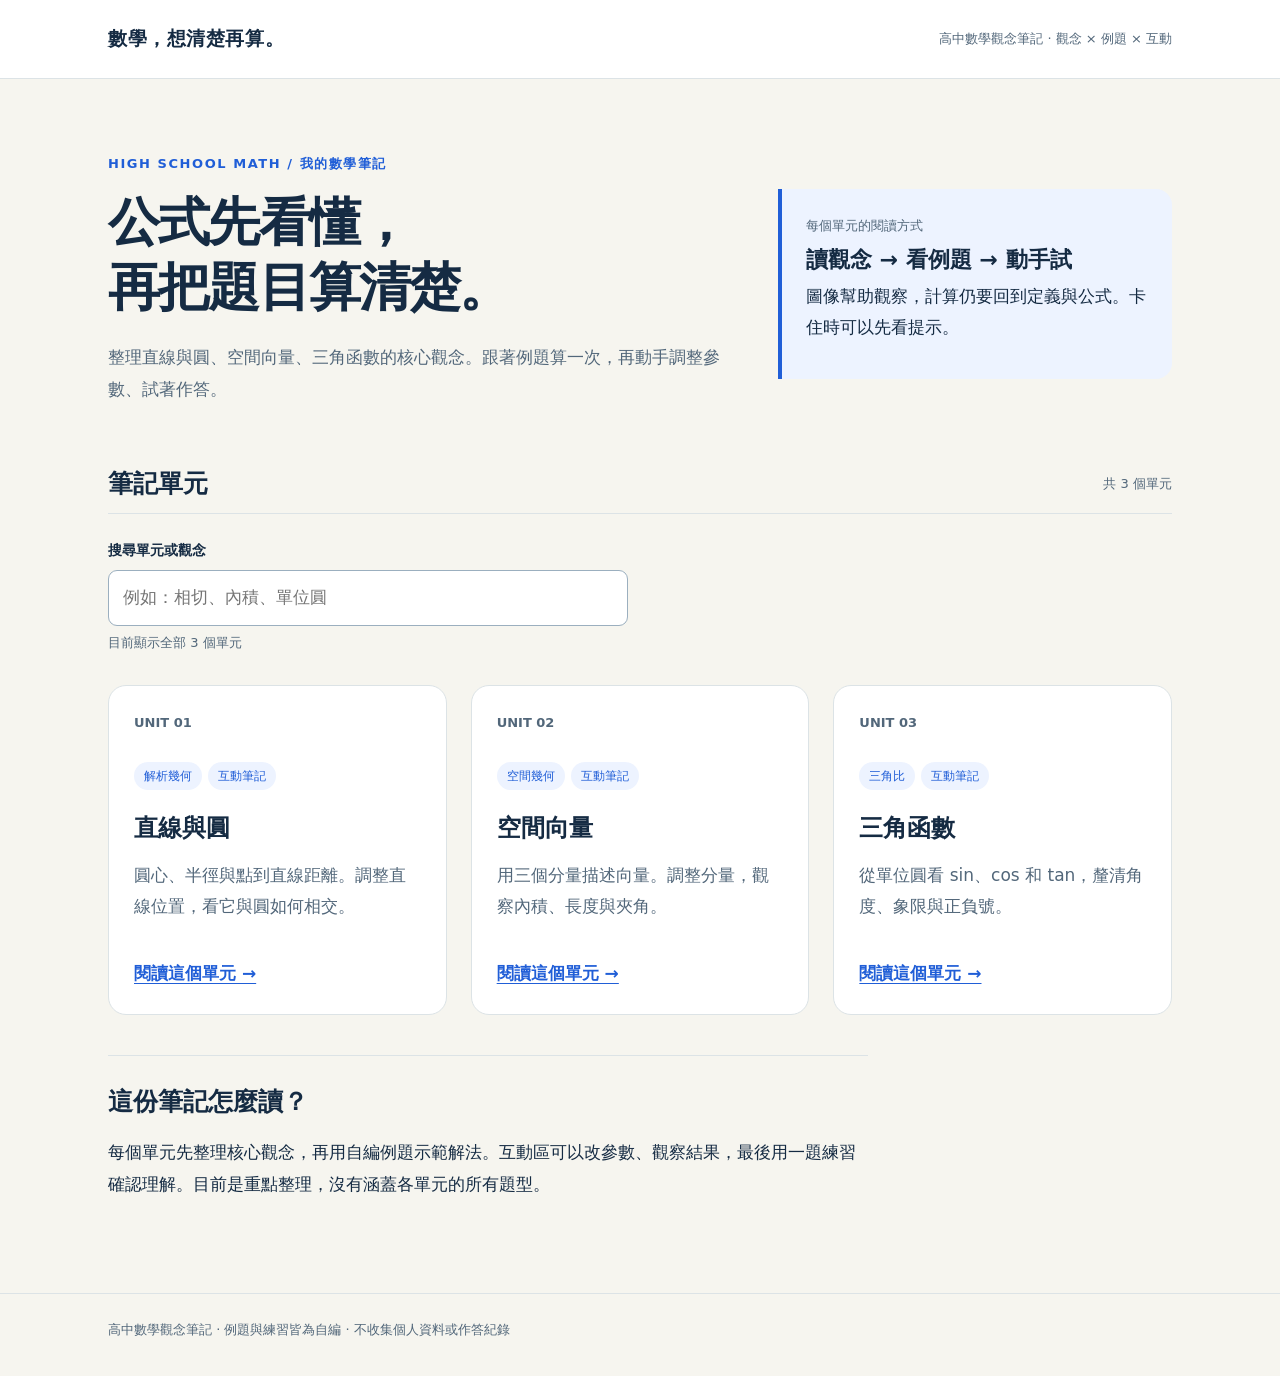
<file: index.html>
<!doctype html><html lang="zh-Hant"><head><meta charset="utf-8"><meta name="viewport" content="width=device-width, initial-scale=1"><meta name="description" content="高中數學觀念筆記：直線與圓、空間向量、三角函數。閱讀例題、操作圖像與練習作答。"><title>首頁｜高中數學觀念筆記</title><link rel="stylesheet" href="./assets/style.css"><script defer src="./assets/script.js"></script></head><body><a class="skip" href="#main">跳至主要內容</a><header class="topbar"><div class="wrap"><a class="brand" href="./index.html">數學，想清楚再算。</a><span class="small">高中數學觀念筆記 · 觀念 × 例題 × 互動</span></div></header><main id="main" class="wrap"><div class="hero"><div><span class="eyebrow">HIGH SCHOOL MATH / 我的數學筆記</span><h1>公式先看懂，<br>再把題目算清楚。</h1><p class="lead">整理直線與圓、空間向量、三角函數的核心觀念。跟著例題算一次，再動手調整參數、試著作答。</p></div><aside class="hero-note"><span class="small">每個單元的閱讀方式</span><strong>讀觀念 → 看例題 → 動手試</strong><p>圖像幫助觀察，計算仍要回到定義與公式。卡住時可以先看提示。</p></aside></div><section aria-labelledby="units-title"><div class="section-line"><h2 id="units-title">筆記單元</h2><span class="small">共 3 個單元</span></div><div class="search"><label for="lesson-search">搜尋單元或觀念</label><input id="lesson-search" type="search" placeholder="例如：相切、內積、單位圓"><span class="small" id="search-status" role="status">目前顯示全部 3 個單元</span></div><div class="cards"><article class="card" data-search="直線與圓 圓心 半徑 相切 相交 相離 距離 配方"><div class="card-number">UNIT 01</div><div><span class="pill">解析幾何</span><span class="pill">互動筆記</span></div><h3>直線與圓</h3><p>圓心、半徑與點到直線距離。調整直線位置，看它與圓如何相交。</p><a href="./lessons/lines-and-circles.html">閱讀這個單元 →</a></article><article class="card" data-search="空間向量 內積 長度 夾角 零向量"><div class="card-number">UNIT 02</div><div><span class="pill">空間幾何</span><span class="pill">互動筆記</span></div><h3>空間向量</h3><p>用三個分量描述向量。調整分量，觀察內積、長度與夾角。</p><a href="./lessons/spatial-vectors.html">閱讀這個單元 →</a></article><article class="card" data-search="三角函數 單位圓 角度 弧度 象限 正弦 餘弦 正切 sin cos tan"><div class="card-number">UNIT 03</div><div><span class="pill">三角比</span><span class="pill">互動筆記</span></div><h3>三角函數</h3><p>從單位圓看 sin、cos 和 tan，釐清角度、象限與正負號。</p><a href="./lessons/trigonometry.html">閱讀這個單元 →</a></article></div><p id="empty" hidden>目前沒有符合的單元，換個關鍵字試試看。</p></section><section class="about"><h2>這份筆記怎麼讀？</h2><p>每個單元先整理核心觀念，再用自編例題示範解法。互動區可以改參數、觀察結果，最後用一題練習確認理解。目前是重點整理，沒有涵蓋各單元的所有題型。</p><noscript>搜尋、判答與動態圖像需要 JavaScript；未啟用時仍可閱讀文字、例題、提示與詳解。</noscript></section></main><footer><div class="wrap">高中數學觀念筆記 · 例題與練習皆為自編 · 不收集個人資料或作答紀錄</div></footer></body></html>
</file>
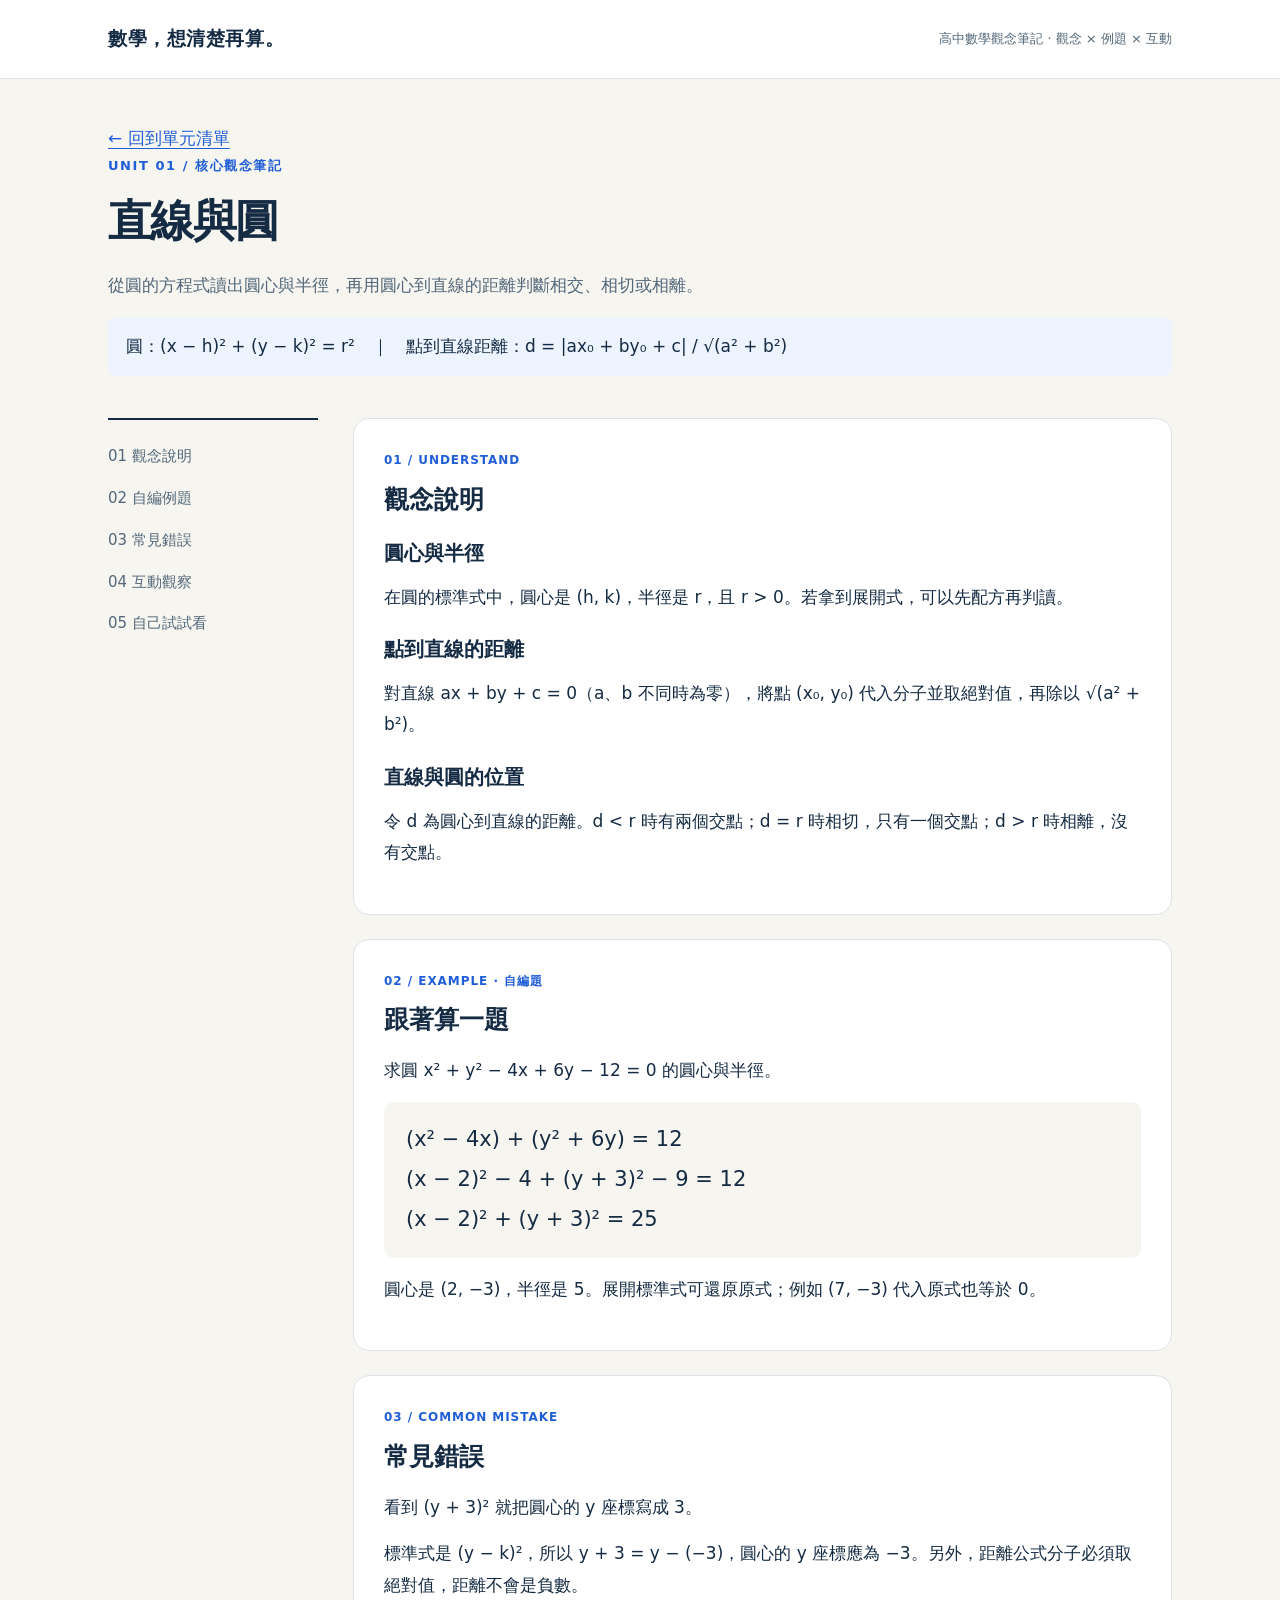
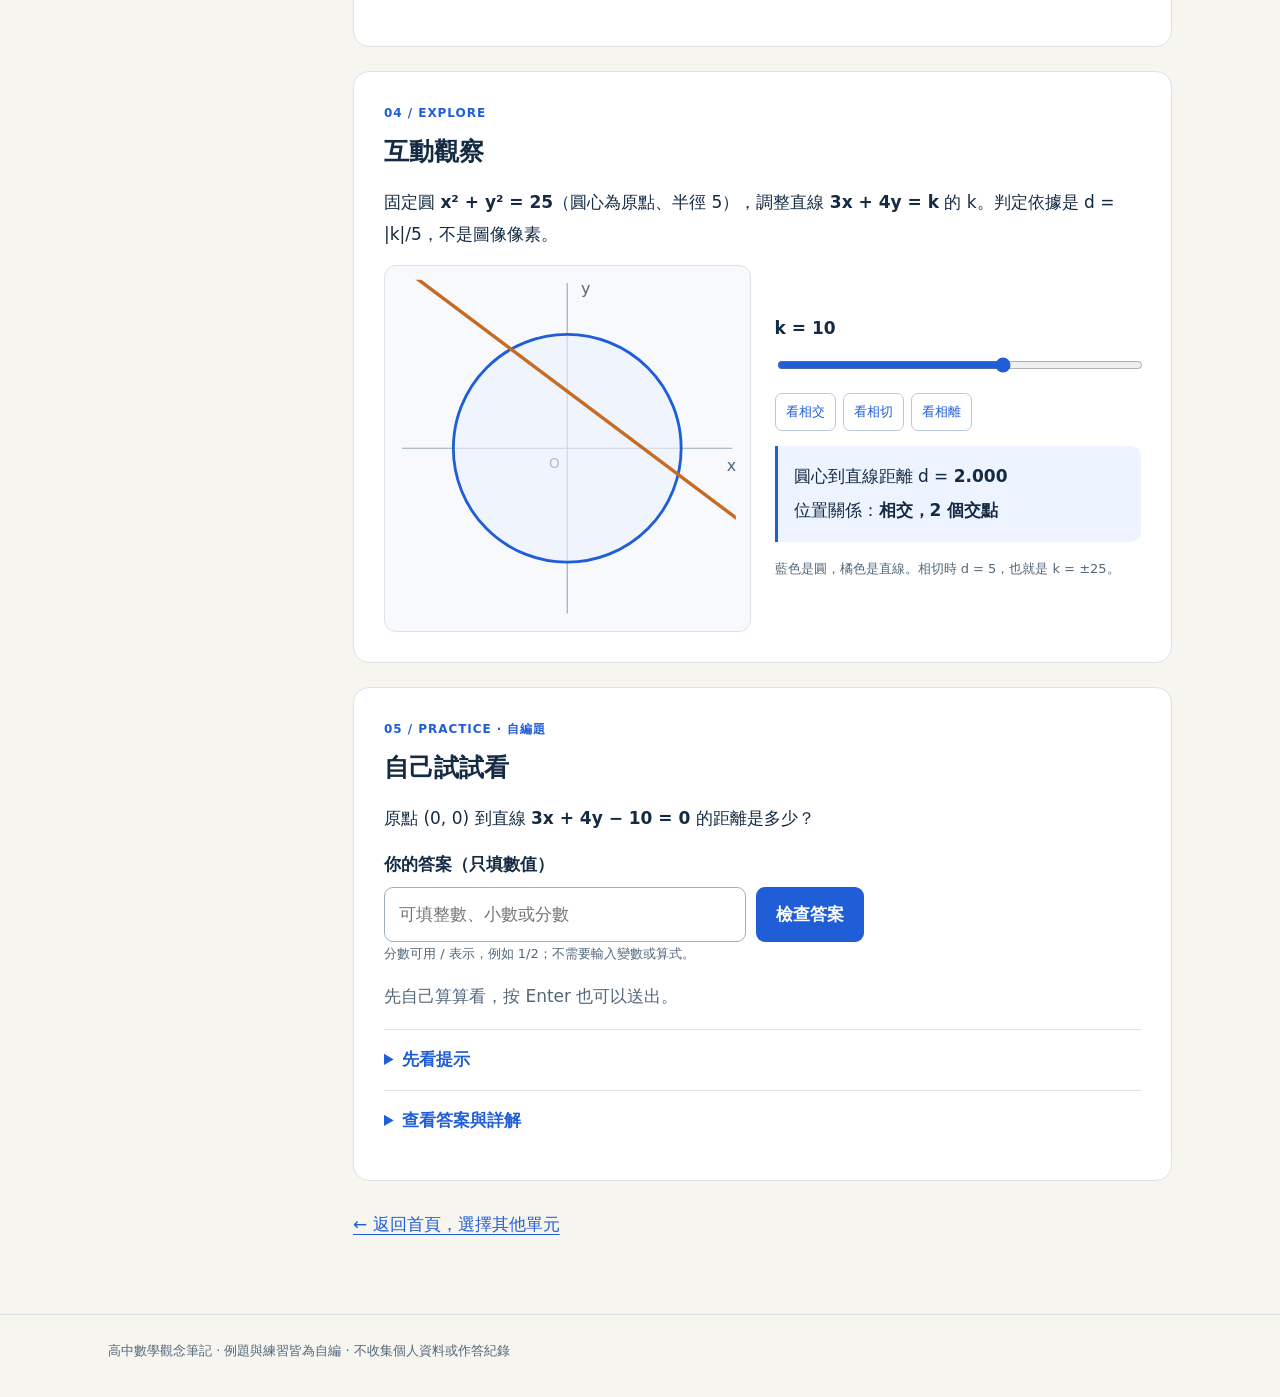
<file: lessons/lines-and-circles.html>
<!doctype html><html lang="zh-Hant"><head><meta charset="utf-8"><meta name="viewport" content="width=device-width, initial-scale=1"><meta name="description" content="高中數學觀念筆記：直線與圓、空間向量、三角函數。閱讀例題、操作圖像與練習作答。"><title>直線與圓｜高中數學觀念筆記</title><link rel="stylesheet" href="../assets/style.css"><script defer src="../assets/script.js"></script></head><body><a class="skip" href="#main">跳至主要內容</a><header class="topbar"><div class="wrap"><a class="brand" href="../index.html">數學，想清楚再算。</a><span class="small">高中數學觀念筆記 · 觀念 × 例題 × 互動</span></div></header><main id="main" class="wrap"><div class="lesson-hero"><a href="../index.html">← 回到單元清單</a><p class="eyebrow">UNIT 01 / 核心觀念筆記</p><h1>直線與圓</h1><p class="lead">從圓的方程式讀出圓心與半徑，再用圓心到直線的距離判斷相交、相切或相離。</p><div class="formula">圓：(x − h)² + (y − k)² = r²　｜　點到直線距離：d = |ax₀ + by₀ + c| / √(a² + b²)</div></div><div class="lesson-grid"><nav class="toc" aria-label="單元導覽"><a href="#concept">01 觀念說明</a><a href="#example">02 自編例題</a><a href="#mistake">03 常見錯誤</a><a href="#observe">04 互動觀察</a><a href="#practice">05 自己試試看</a></nav><div class="lesson-content"><section id="concept"><span class="section-tag">01 / UNDERSTAND</span><h2>觀念說明</h2><h3>圓心與半徑</h3><p>在圓的標準式中，圓心是 (h, k)，半徑是 r，且 r &gt; 0。若拿到展開式，可以先配方再判讀。</p><h3>點到直線的距離</h3><p>對直線 ax + by + c = 0（a、b 不同時為零），將點 (x₀, y₀) 代入分子並取絕對值，再除以 √(a² + b²)。</p><h3>直線與圓的位置</h3><p>令 d 為圓心到直線的距離。d &lt; r 時有兩個交點；d = r 時相切，只有一個交點；d &gt; r 時相離，沒有交點。</p></section><section id="example"><span class="section-tag">02 / EXAMPLE · 自編題</span><h2>跟著算一題</h2><p>求圓 x² + y² − 4x + 6y − 12 = 0 的圓心與半徑。</p><div class="math"><p>(x² − 4x) + (y² + 6y) = 12</p><p>(x − 2)² − 4 + (y + 3)² − 9 = 12</p><p>(x − 2)² + (y + 3)² = 25</p></div><p>圓心是 (2, −3)，半徑是 5。展開標準式可還原原式；例如 (7, −3) 代入原式也等於 0。</p></section><section id="mistake"><span class="section-tag">03 / COMMON MISTAKE</span><h2>常見錯誤</h2><p>看到 (y + 3)² 就把圓心的 y 座標寫成 3。</p><p>標準式是 (y − k)²，所以 y + 3 = y − (−3)，圓心的 y 座標應為 −3。另外，距離公式分子必須取絕對值，距離不會是負數。</p></section><section id="observe"><span class="section-tag">04 / EXPLORE</span><h2>互動觀察</h2><p>固定圓 <strong>x² + y² = 25</strong>（圓心為原點、半徑 5），調整直線 <strong>3x + 4y = k</strong> 的 k。判定依據是 d = |k|/5，不是圖像像素。</p><div class="widget"><svg id="circle-graph" viewBox="0 0 320 320" role="img" aria-label="圓與直線的位置關係"><defs><clipPath id="graph-clip"><rect x="12" y="12" width="296" height="296"/></clipPath></defs><line x1="15" y1="160" x2="305" y2="160" stroke="#9aabba"/><line x1="160" y1="15" x2="160" y2="305" stroke="#9aabba"/><text x="300" y="180" fill="#52677a" font-size="14">x</text><text x="172" y="25" fill="#52677a" font-size="14">y</text><text x="144" y="177" fill="#52677a" font-size="12">O</text><circle cx="160" cy="160" r="100" fill="#edf3ff" fill-opacity="0.6" stroke="#205ed7" stroke-width="2.5"/><line id="moving-line" x1="0" y1="-10" x2="320" y2="230" stroke="#c76b23" stroke-width="3" clip-path="url(#graph-clip)"/></svg><div class="controls"><label for="line-k">k = <output id="k-value">10</output></label><input id="line-k" type="range" min="-40" max="40" step="1" value="10"><div class="presets"><button type="button" data-circle-k="0">看相交</button><button type="button" data-circle-k="25">看相切</button><button type="button" data-circle-k="35">看相離</button></div><div class="results" aria-live="polite"><p>圓心到直線距離 d = <output id="distance">2.000</output></p><p>位置關係：<output id="relation">相交，2 個交點</output></p></div><p class="small">藍色是圓，橘色是直線。相切時 d = 5，也就是 k = ±25。</p></div></div><noscript>動態互動需要 JavaScript。請搭配前面的公式與例題閱讀。</noscript></section><section id="practice"><span class="section-tag">05 / PRACTICE · 自編題</span><h2>自己試試看</h2><p>原點 (0, 0) 到直線 <strong>3x + 4y − 10 = 0</strong> 的距離是多少？</p><form class="quiz" data-answer="2" data-mode="fraction"><label for="answer">你的答案（只填數值）</label><div class="answer-row"><input id="answer" name="answer" type="text" autocomplete="off" placeholder="可填整數、小數或分數" aria-describedby="answer-help feedback"><button class="button" type="submit">檢查答案</button></div><p class="small" id="answer-help">分數可用 / 表示，例如 1/2；不需要輸入變數或算式。</p><p id="feedback" class="feedback" aria-live="polite">先自己算算看，按 Enter 也可以送出。</p></form><details><summary>先看提示</summary><p>將 (0, 0) 代入距離公式。分母是 √(3² + 4²)，不是 3 + 4。</p></details><details><summary>查看答案與詳解</summary><div class="math">d = |3 × 0 + 4 × 0 − 10| / √(9 + 16)<br>= 10 / 5 = 2</div><p>距離為 2；若圓心在原點且半徑也為 2，這條直線就與該圓相切。</p></details><noscript>自動判答需要 JavaScript，仍可展開詳解核對。</noscript></section><a class="back" href="../index.html">← 返回首頁，選擇其他單元</a></div></div></main><footer><div class="wrap">高中數學觀念筆記 · 例題與練習皆為自編 · 不收集個人資料或作答紀錄</div></footer></body></html>
</file>
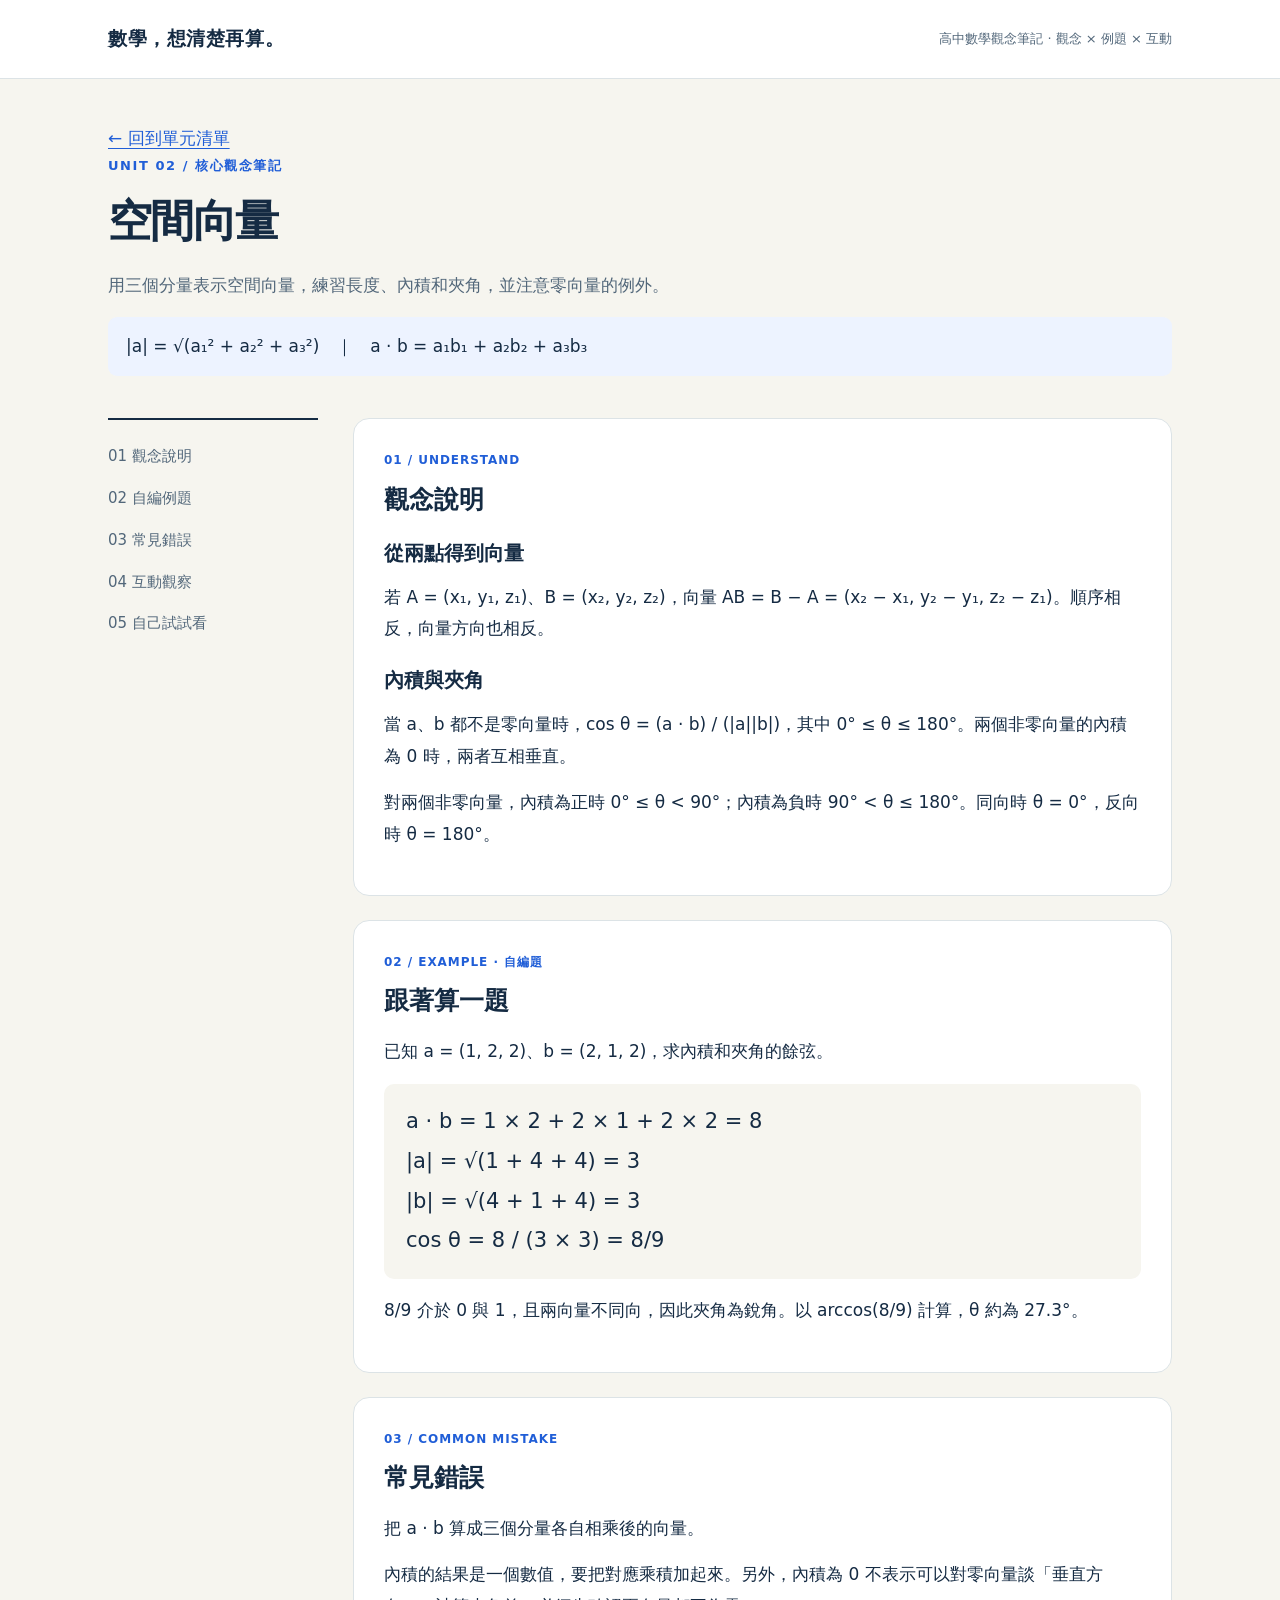
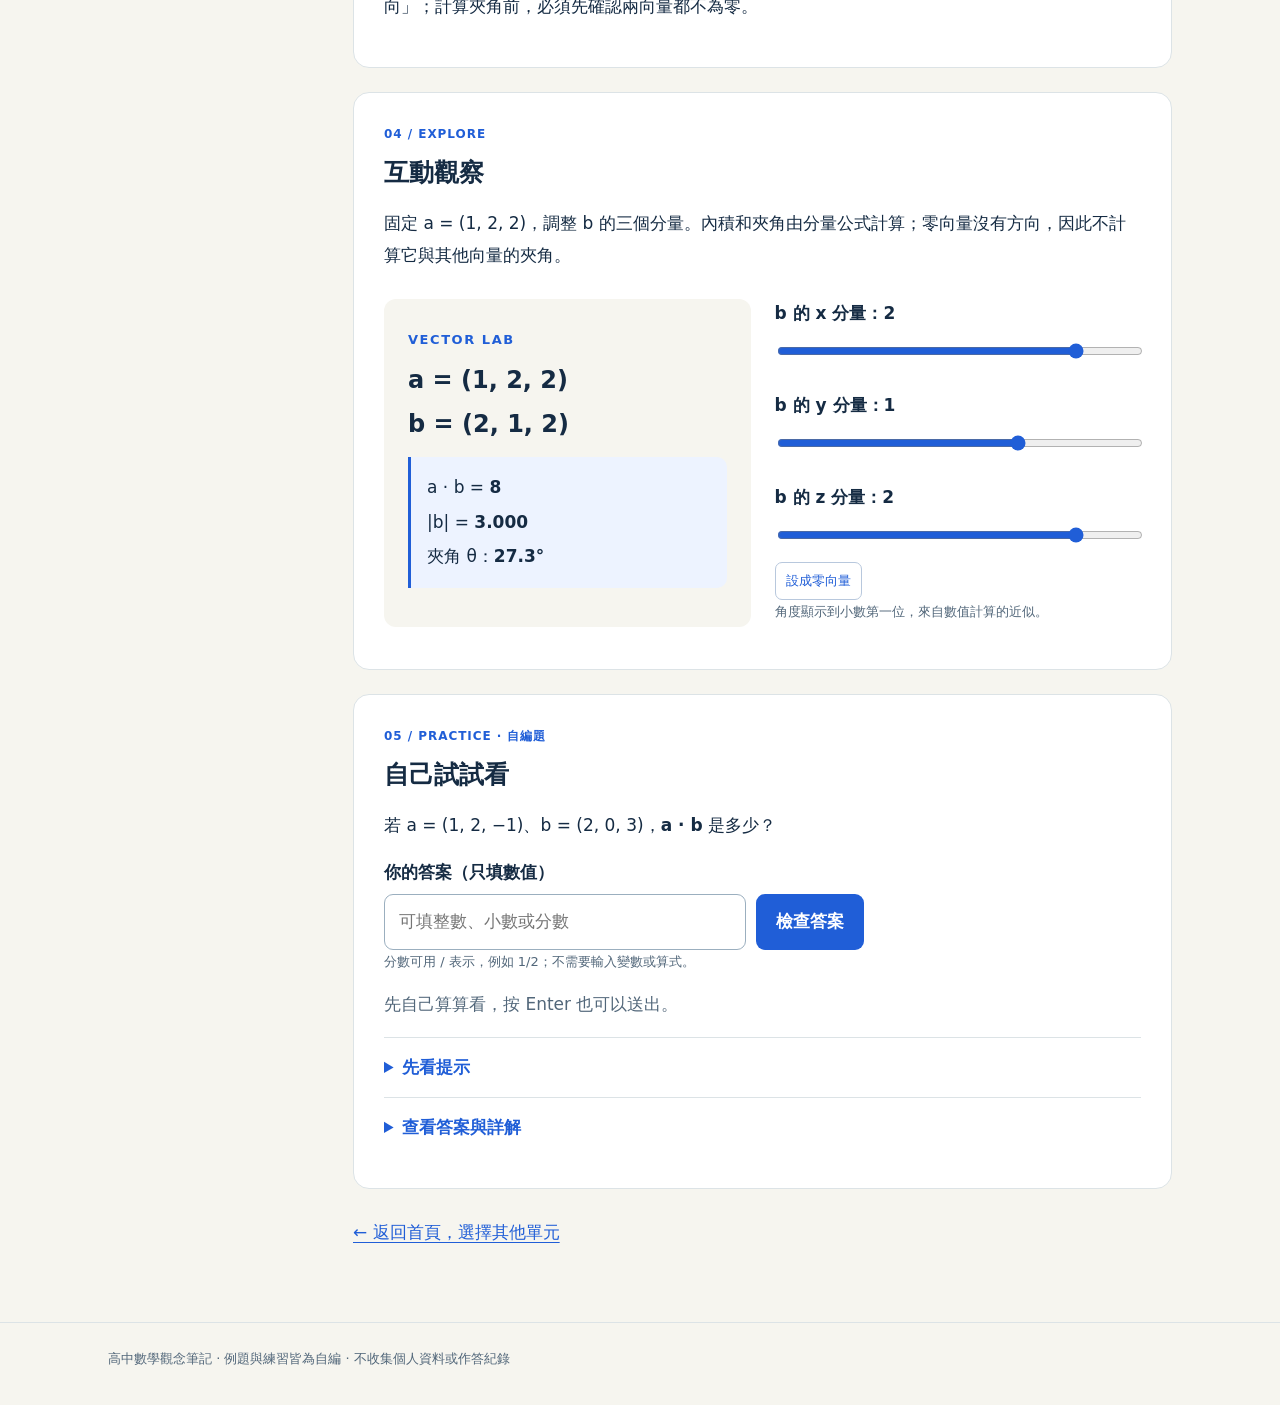
<file: lessons/spatial-vectors.html>
<!doctype html><html lang="zh-Hant"><head><meta charset="utf-8"><meta name="viewport" content="width=device-width, initial-scale=1"><meta name="description" content="高中數學觀念筆記：直線與圓、空間向量、三角函數。閱讀例題、操作圖像與練習作答。"><title>空間向量｜高中數學觀念筆記</title><link rel="stylesheet" href="../assets/style.css"><script defer src="../assets/script.js"></script></head><body><a class="skip" href="#main">跳至主要內容</a><header class="topbar"><div class="wrap"><a class="brand" href="../index.html">數學，想清楚再算。</a><span class="small">高中數學觀念筆記 · 觀念 × 例題 × 互動</span></div></header><main id="main" class="wrap"><div class="lesson-hero"><a href="../index.html">← 回到單元清單</a><p class="eyebrow">UNIT 02 / 核心觀念筆記</p><h1>空間向量</h1><p class="lead">用三個分量表示空間向量，練習長度、內積和夾角，並注意零向量的例外。</p><div class="formula">|a| = √(a₁² + a₂² + a₃²)　｜　a · b = a₁b₁ + a₂b₂ + a₃b₃</div></div><div class="lesson-grid"><nav class="toc" aria-label="單元導覽"><a href="#concept">01 觀念說明</a><a href="#example">02 自編例題</a><a href="#mistake">03 常見錯誤</a><a href="#observe">04 互動觀察</a><a href="#practice">05 自己試試看</a></nav><div class="lesson-content"><section id="concept"><span class="section-tag">01 / UNDERSTAND</span><h2>觀念說明</h2><h3>從兩點得到向量</h3><p>若 A = (x₁, y₁, z₁)、B = (x₂, y₂, z₂)，向量 AB = B − A = (x₂ − x₁, y₂ − y₁, z₂ − z₁)。順序相反，向量方向也相反。</p><h3>內積與夾角</h3><p>當 a、b 都不是零向量時，cos θ = (a · b) / (|a||b|)，其中 0° ≤ θ ≤ 180°。兩個非零向量的內積為 0 時，兩者互相垂直。</p><p>對兩個非零向量，內積為正時 0° ≤ θ &lt; 90°；內積為負時 90° &lt; θ ≤ 180°。同向時 θ = 0°，反向時 θ = 180°。</p></section><section id="example"><span class="section-tag">02 / EXAMPLE · 自編題</span><h2>跟著算一題</h2><p>已知 a = (1, 2, 2)、b = (2, 1, 2)，求內積和夾角的餘弦。</p><div class="math"><p>a · b = 1 × 2 + 2 × 1 + 2 × 2 = 8</p><p>|a| = √(1 + 4 + 4) = 3</p><p>|b| = √(4 + 1 + 4) = 3</p><p>cos θ = 8 / (3 × 3) = 8/9</p></div><p>8/9 介於 0 與 1，且兩向量不同向，因此夾角為銳角。以 arccos(8/9) 計算，θ 約為 27.3°。</p></section><section id="mistake"><span class="section-tag">03 / COMMON MISTAKE</span><h2>常見錯誤</h2><p>把 a · b 算成三個分量各自相乘後的向量。</p><p>內積的結果是一個數值，要把對應乘積加起來。另外，內積為 0 不表示可以對零向量談「垂直方向」；計算夾角前，必須先確認兩向量都不為零。</p></section><section id="observe"><span class="section-tag">04 / EXPLORE</span><h2>互動觀察</h2><p>固定 a = (1, 2, 2)，調整 b 的三個分量。內積和夾角由分量公式計算；零向量沒有方向，因此不計算它與其他向量的夾角。</p><div class="widget"><div class="vector-box"><span class="eyebrow">VECTOR LAB</span><strong>a = (1, 2, 2)</strong><strong id="b-display">b = (2, 1, 2)</strong><div class="results" aria-live="polite"><p>a · b = <output id="dot-value">8</output></p><p>|b| = <output id="b-length">3.000</output></p><p>夾角 θ：<output id="angle-value">27.3°</output></p></div></div><div class="controls"><label for="bx">b 的 x 分量：<output id="bx-value">2</output></label><input class="vector-component" id="bx" type="range" min="-3" max="3" step="1" value="2"><label for="by">b 的 y 分量：<output id="by-value">1</output></label><input class="vector-component" id="by" type="range" min="-3" max="3" step="1" value="1"><label for="bz">b 的 z 分量：<output id="bz-value">2</output></label><input class="vector-component" id="bz" type="range" min="-3" max="3" step="1" value="2"><div class="presets"><button id="zero-vector" type="button">設成零向量</button></div><p class="small">角度顯示到小數第一位，來自數值計算的近似。</p></div></div><noscript>動態互動需要 JavaScript。請搭配前面的公式與例題閱讀。</noscript></section><section id="practice"><span class="section-tag">05 / PRACTICE · 自編題</span><h2>自己試試看</h2><p>若 a = (1, 2, −1)、b = (2, 0, 3)，<strong>a · b</strong> 是多少？</p><form class="quiz" data-answer="-1" data-mode="fraction"><label for="answer">你的答案（只填數值）</label><div class="answer-row"><input id="answer" name="answer" type="text" autocomplete="off" placeholder="可填整數、小數或分數" aria-describedby="answer-help feedback"><button class="button" type="submit">檢查答案</button></div><p class="small" id="answer-help">分數可用 / 表示，例如 1/2；不需要輸入變數或算式。</p><p id="feedback" class="feedback" aria-live="polite">先自己算算看，按 Enter 也可以送出。</p></form><details><summary>先看提示</summary><p>依序相乘再相加：1 × 2 + 2 × 0 + (−1) × 3。</p></details><details><summary>查看答案與詳解</summary><div class="math">a · b = 2 + 0 − 3 = −1</div><p>兩向量都不是零向量，且內積為負，所以夾角為鈍角。</p></details><noscript>自動判答需要 JavaScript，仍可展開詳解核對。</noscript></section><a class="back" href="../index.html">← 返回首頁，選擇其他單元</a></div></div></main><footer><div class="wrap">高中數學觀念筆記 · 例題與練習皆為自編 · 不收集個人資料或作答紀錄</div></footer></body></html>
</file>
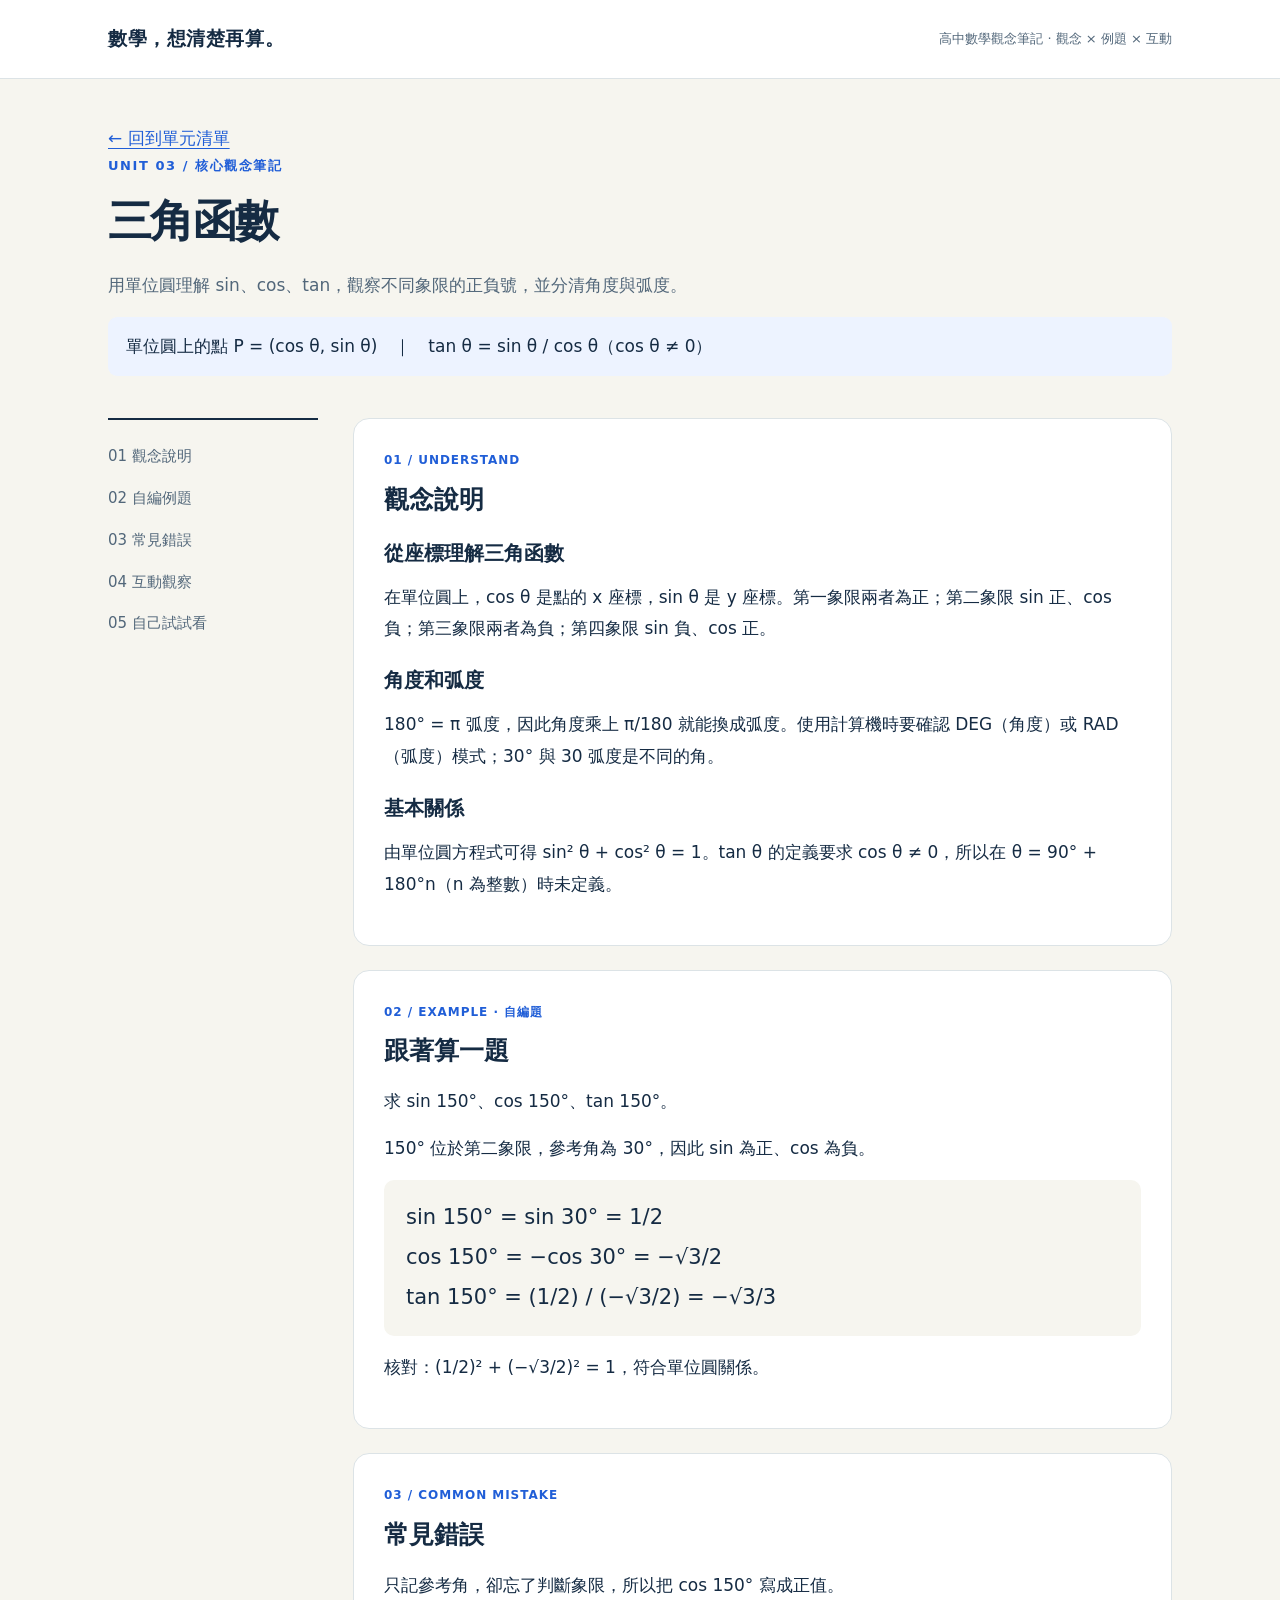
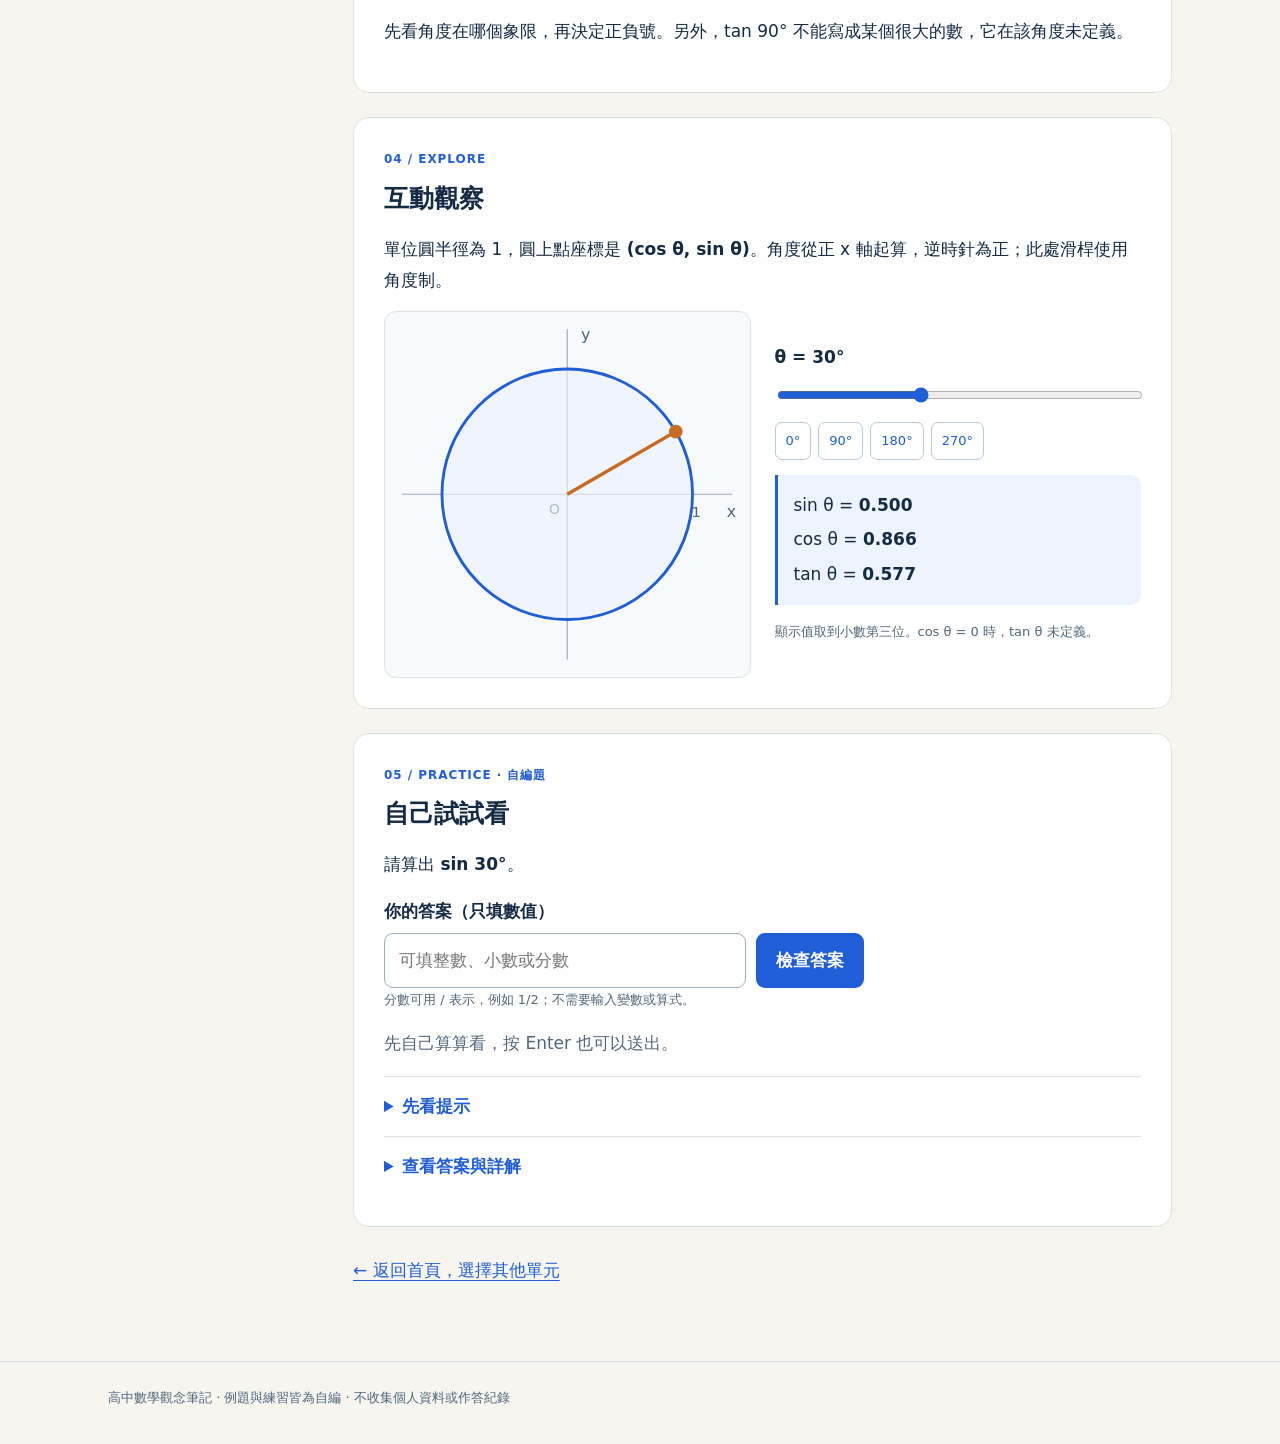
<file: lessons/trigonometry.html>
<!doctype html><html lang="zh-Hant"><head><meta charset="utf-8"><meta name="viewport" content="width=device-width, initial-scale=1"><meta name="description" content="高中數學觀念筆記：直線與圓、空間向量、三角函數。閱讀例題、操作圖像與練習作答。"><title>三角函數｜高中數學觀念筆記</title><link rel="stylesheet" href="../assets/style.css"><script defer src="../assets/script.js"></script></head><body><a class="skip" href="#main">跳至主要內容</a><header class="topbar"><div class="wrap"><a class="brand" href="../index.html">數學，想清楚再算。</a><span class="small">高中數學觀念筆記 · 觀念 × 例題 × 互動</span></div></header><main id="main" class="wrap"><div class="lesson-hero"><a href="../index.html">← 回到單元清單</a><p class="eyebrow">UNIT 03 / 核心觀念筆記</p><h1>三角函數</h1><p class="lead">用單位圓理解 sin、cos、tan，觀察不同象限的正負號，並分清角度與弧度。</p><div class="formula">單位圓上的點 P = (cos θ, sin θ)　｜　tan θ = sin θ / cos θ（cos θ ≠ 0）</div></div><div class="lesson-grid"><nav class="toc" aria-label="單元導覽"><a href="#concept">01 觀念說明</a><a href="#example">02 自編例題</a><a href="#mistake">03 常見錯誤</a><a href="#observe">04 互動觀察</a><a href="#practice">05 自己試試看</a></nav><div class="lesson-content"><section id="concept"><span class="section-tag">01 / UNDERSTAND</span><h2>觀念說明</h2><h3>從座標理解三角函數</h3><p>在單位圓上，cos θ 是點的 x 座標，sin θ 是 y 座標。第一象限兩者為正；第二象限 sin 正、cos 負；第三象限兩者為負；第四象限 sin 負、cos 正。</p><h3>角度和弧度</h3><p>180° = π 弧度，因此角度乘上 π/180 就能換成弧度。使用計算機時要確認 DEG（角度）或 RAD（弧度）模式；30° 與 30 弧度是不同的角。</p><h3>基本關係</h3><p>由單位圓方程式可得 sin² θ + cos² θ = 1。tan θ 的定義要求 cos θ ≠ 0，所以在 θ = 90° + 180°n（n 為整數）時未定義。</p></section><section id="example"><span class="section-tag">02 / EXAMPLE · 自編題</span><h2>跟著算一題</h2><p>求 sin 150°、cos 150°、tan 150°。</p><p>150° 位於第二象限，參考角為 30°，因此 sin 為正、cos 為負。</p><div class="math"><p>sin 150° = sin 30° = 1/2</p><p>cos 150° = −cos 30° = −√3/2</p><p>tan 150° = (1/2) / (−√3/2) = −√3/3</p></div><p>核對：(1/2)² + (−√3/2)² = 1，符合單位圓關係。</p></section><section id="mistake"><span class="section-tag">03 / COMMON MISTAKE</span><h2>常見錯誤</h2><p>只記參考角，卻忘了判斷象限，所以把 cos 150° 寫成正值。</p><p>先看角度在哪個象限，再決定正負號。另外，tan 90° 不能寫成某個很大的數，它在該角度未定義。</p></section><section id="observe"><span class="section-tag">04 / EXPLORE</span><h2>互動觀察</h2><p>單位圓半徑為 1，圓上點座標是 <strong>(cos θ, sin θ)</strong>。角度從正 x 軸起算，逆時針為正；此處滑桿使用角度制。</p><div class="widget"><svg id="unit-circle" viewBox="0 0 320 320" role="img" aria-label="單位圓與角度"><line x1="15" y1="160" x2="305" y2="160" stroke="#9aabba"/><line x1="160" y1="15" x2="160" y2="305" stroke="#9aabba"/><text x="300" y="180" fill="#52677a" font-size="14">x</text><text x="172" y="25" fill="#52677a" font-size="14">y</text><text x="144" y="177" fill="#52677a" font-size="12">O</text><circle cx="160" cy="160" r="110" fill="#edf3ff" fill-opacity="0.6" stroke="#205ed7" stroke-width="2.5"/><text x="269" y="180" font-size="13" fill="#52677a">1</text><line id="radius-line" x1="160" y1="160" x2="255.263" y2="105" stroke="#c76b23" stroke-width="3"/><circle id="point" cx="255.263" cy="105" r="6" fill="#c76b23"/></svg><div class="controls"><label for="theta">θ = <output id="theta-value">30</output>°</label><input id="theta" type="range" min="-180" max="360" step="15" value="30"><div class="presets"><button type="button" data-theta="0">0°</button><button type="button" data-theta="90">90°</button><button type="button" data-theta="180">180°</button><button type="button" data-theta="270">270°</button></div><div class="results" aria-live="polite"><p>sin θ = <output id="sin-value">0.500</output></p><p>cos θ = <output id="cos-value">0.866</output></p><p>tan θ = <output id="tan-value">0.577</output></p></div><p class="small">顯示值取到小數第三位。cos θ = 0 時，tan θ 未定義。</p></div></div><noscript>動態互動需要 JavaScript。請搭配前面的公式與例題閱讀。</noscript></section><section id="practice"><span class="section-tag">05 / PRACTICE · 自編題</span><h2>自己試試看</h2><p>請算出 <strong>sin 30°</strong>。</p><form class="quiz" data-answer="0.5" data-mode="fraction"><label for="answer">你的答案（只填數值）</label><div class="answer-row"><input id="answer" name="answer" type="text" autocomplete="off" placeholder="可填整數、小數或分數" aria-describedby="answer-help feedback"><button class="button" type="submit">檢查答案</button></div><p class="small" id="answer-help">分數可用 / 表示，例如 1/2；不需要輸入變數或算式。</p><p id="feedback" class="feedback" aria-live="polite">先自己算算看，按 Enter 也可以送出。</p></form><details><summary>先看提示</summary><p>想想 30°、60°、90° 三角形的邊長比，或在單位圓觀察 y 座標。</p></details><details><summary>查看答案與詳解</summary><div class="math">sin 30° = 1/2 = 0.5</div><p>0.5、1/2 與 2/4 等等值答案都可以；若寫分數，通常整理成最簡分數 1/2。</p></details><noscript>自動判答需要 JavaScript，仍可展開詳解核對。</noscript></section><a class="back" href="../index.html">← 返回首頁，選擇其他單元</a></div></div></main><footer><div class="wrap">高中數學觀念筆記 · 例題與練習皆為自編 · 不收集個人資料或作答紀錄</div></footer></body></html>
</file>
<file: assets/style.css>
:root{--paper:#f6f5ef;--white:#fff;--ink:#152b43;--muted:#52677a;--blue:#205ed7;--line:#dce3e6;--pale:#edf3ff;--good:#16613c;--bad:#9a391f}*{box-sizing:border-box}html{scroll-behavior:smooth}body{margin:0;background:var(--paper);color:var(--ink);font:17px/1.85 system-ui,-apple-system,"Segoe UI",sans-serif}a{color:var(--blue);text-underline-offset:4px}a:hover{text-decoration:underline}button,input{font:inherit}button{cursor:pointer}a:focus-visible,button:focus-visible,input:focus-visible,summary:focus-visible{outline:3px solid #df8b17;outline-offset:4px}.skip{position:absolute;left:12px;top:-100px;background:white;padding:10px;z-index:2}.skip:focus{top:8px}.wrap{max-width:1120px;margin:auto;padding:0 28px}.topbar{background:var(--white);border-bottom:1px solid var(--line)}.topbar .wrap{display:flex;justify-content:space-between;align-items:center;gap:16px;min-height:78px}.brand{color:var(--ink);text-decoration:none;font-size:19px;font-weight:800;letter-spacing:.03em}.small,.eyebrow{font-size:13px;color:var(--muted)}.eyebrow{font-weight:750;letter-spacing:.12em;color:var(--blue)}.hero{display:grid;grid-template-columns:1.6fr 1fr;gap:40px;align-items:center;padding:68px 0 46px}h1{font-size:clamp(30px,4.5vw,52px);line-height:1.25;letter-spacing:-.035em;margin:12px 0 22px}h2{font-size:25px;line-height:1.4;margin:0 0 18px}h3{font-size:20px;margin:0 0 10px}p{margin:0 0 15px}.lead{color:var(--muted);max-width:640px}.hero-note{border-left:4px solid var(--blue);padding:20px 24px;background:var(--pale);border-radius:0 16px 16px 0}.hero-note strong{font-size:22px;display:block}.section-line{display:flex;justify-content:space-between;align-items:center;gap:12px;border-bottom:1px solid var(--line);margin-bottom:24px;padding-bottom:12px}.section-line h2{margin:0}.search{max-width:520px;margin-bottom:28px}.search label{display:block;font-size:14px;font-weight:650;margin-bottom:6px}input{width:100%;border:1px solid #9bafbf;border-radius:9px;padding:11px 14px;background:white;color:var(--ink);min-width:0}.cards{display:grid;grid-template-columns:repeat(2,minmax(0,1fr));gap:24px}.card{display:flex;flex-direction:column;background:white;border:1px solid var(--line);border-radius:18px;padding:30px}.card[hidden]{display:none}.card-number{font-size:13px;font-weight:700;color:var(--muted);margin-bottom:24px}.pill{display:inline-block;background:var(--pale);color:var(--blue);border-radius:100px;font-size:12px;padding:3px 10px;margin-right:6px}.card h3{margin-top:15px;font-size:25px}.card p{color:var(--muted)}.card a{align-self:flex-start;margin-top:auto;padding-top:20px;font-weight:750}.about{margin-top:40px;padding:28px 0;border-top:1px solid var(--line);max-width:760px}.lesson-hero{padding:44px 0 28px}.lesson-hero h1{font-size:clamp(30px,4vw,44px)}.lesson-grid{display:grid;grid-template-columns:210px minmax(0,1fr);gap:35px;align-items:start}.toc{position:sticky;top:24px;border-top:2px solid var(--ink);padding-top:16px}.toc a{display:block;text-decoration:none;color:var(--muted);font-size:15px;padding:7px 0}.lesson-content section{background:white;border:1px solid var(--line);padding:30px;border-radius:16px;margin-bottom:24px;scroll-margin-top:20px}.section-tag{font-size:12px;color:var(--blue);font-weight:750;letter-spacing:.08em;display:block;margin-bottom:10px}.math{background:var(--paper);padding:18px 22px;border-radius:10px;font-size:21px;line-height:1.9;font-variant-numeric:tabular-nums;margin:16px 0;overflow-wrap:anywhere}.math p{margin:0}.callout{border-left:3px solid #d99b33;padding:10px 18px;background:#fff8e9}.quiz label{display:block;font-weight:650;margin:12px 0 6px}.answer-row{display:flex;gap:10px;align-items:stretch;max-width:480px}.answer-row input{flex:1;width:0}.button{border:0;background:var(--blue);color:white;padding:10px 20px;border-radius:9px;font-weight:700;white-space:nowrap}.feedback{min-height:36px;margin:12px 0;color:var(--muted)}.feedback[data-state="correct"]{color:var(--good)}.feedback[data-state="wrong"],.feedback[data-state="invalid"]{color:var(--bad)}details{border-top:1px solid var(--line);padding:14px 0}summary{cursor:pointer;font-weight:650;color:var(--blue)}details p{margin-top:12px}.back{display:inline-block;margin:4px 0 24px}footer{margin-top:50px;border-top:1px solid var(--line);padding:24px 0 34px;color:var(--muted);font-size:13px}noscript{display:block;background:#fff8e9;padding:12px}.frac{display:inline-flex;vertical-align:middle;flex-direction:column;text-align:center;font-size:.85em;line-height:1.3;margin:0 .16em}.frac span:first-child{border-bottom:1px solid currentColor;padding:0 .2em}.frac span:last-child{padding:0 .2em}#empty{background:var(--pale);padding:20px;border-radius:12px}@media(max-width:720px){.wrap{padding:0 20px}.topbar .wrap{min-height:68px}.topbar .small{display:none}.hero{grid-template-columns:1fr;padding-top:40px;gap:20px}.cards{grid-template-columns:1fr}.hero-note{padding:15px 20px}.lesson-grid{grid-template-columns:1fr;gap:16px}.toc{position:static;display:flex;gap:16px;flex-wrap:wrap}.toc a{padding:0}.lesson-content section{padding:22px}.answer-row{flex-wrap:wrap}.answer-row input{width:100%;flex:auto}.answer-row button{width:100%}.card{padding:25px}}

.cards{grid-template-columns:repeat(3,minmax(0,1fr))}.card{padding:25px}.card h3{font-size:24px}.widget{display:grid;grid-template-columns:minmax(0,1fr) minmax(0,1fr);gap:24px;align-items:center}.widget svg{display:block;max-width:100%;height:auto;background:#f7f9fc;border:1px solid var(--line);border-radius:12px}.controls label{display:block;font-weight:650;margin:12px 0 2px}.controls input[type=range]{width:100%;padding:0;accent-color:var(--blue);height:34px}.results{border-left:3px solid var(--blue);padding:12px 16px;background:var(--pale);border-radius:0 10px 10px 0;margin:15px 0}.results p{margin:3px 0}.presets{display:flex;flex-wrap:wrap;gap:7px}.presets button{font-size:13px;padding:6px 10px;background:white;border:1px solid #b8c8dd;border-radius:7px;color:var(--blue)}.formula{padding:14px 18px;background:var(--pale);border-radius:9px;margin:14px 0;overflow-wrap:anywhere}.subhead{color:var(--muted);font-size:14px;margin-top:-8px}.lesson-content h3{margin-top:18px}.results output{font-weight:750}.vector-box{background:var(--paper);padding:24px;border-radius:12px}.vector-box strong{font-size:24px;line-height:1.5;display:block;margin:8px 0}.unit-note{font-size:14px;color:var(--muted)}@media(max-width:900px){.cards{grid-template-columns:1fr}}@media(max-width:720px){.widget{grid-template-columns:1fr}.widget svg{max-width:340px;margin:auto}.card h3{font-size:24px}}
</file>
